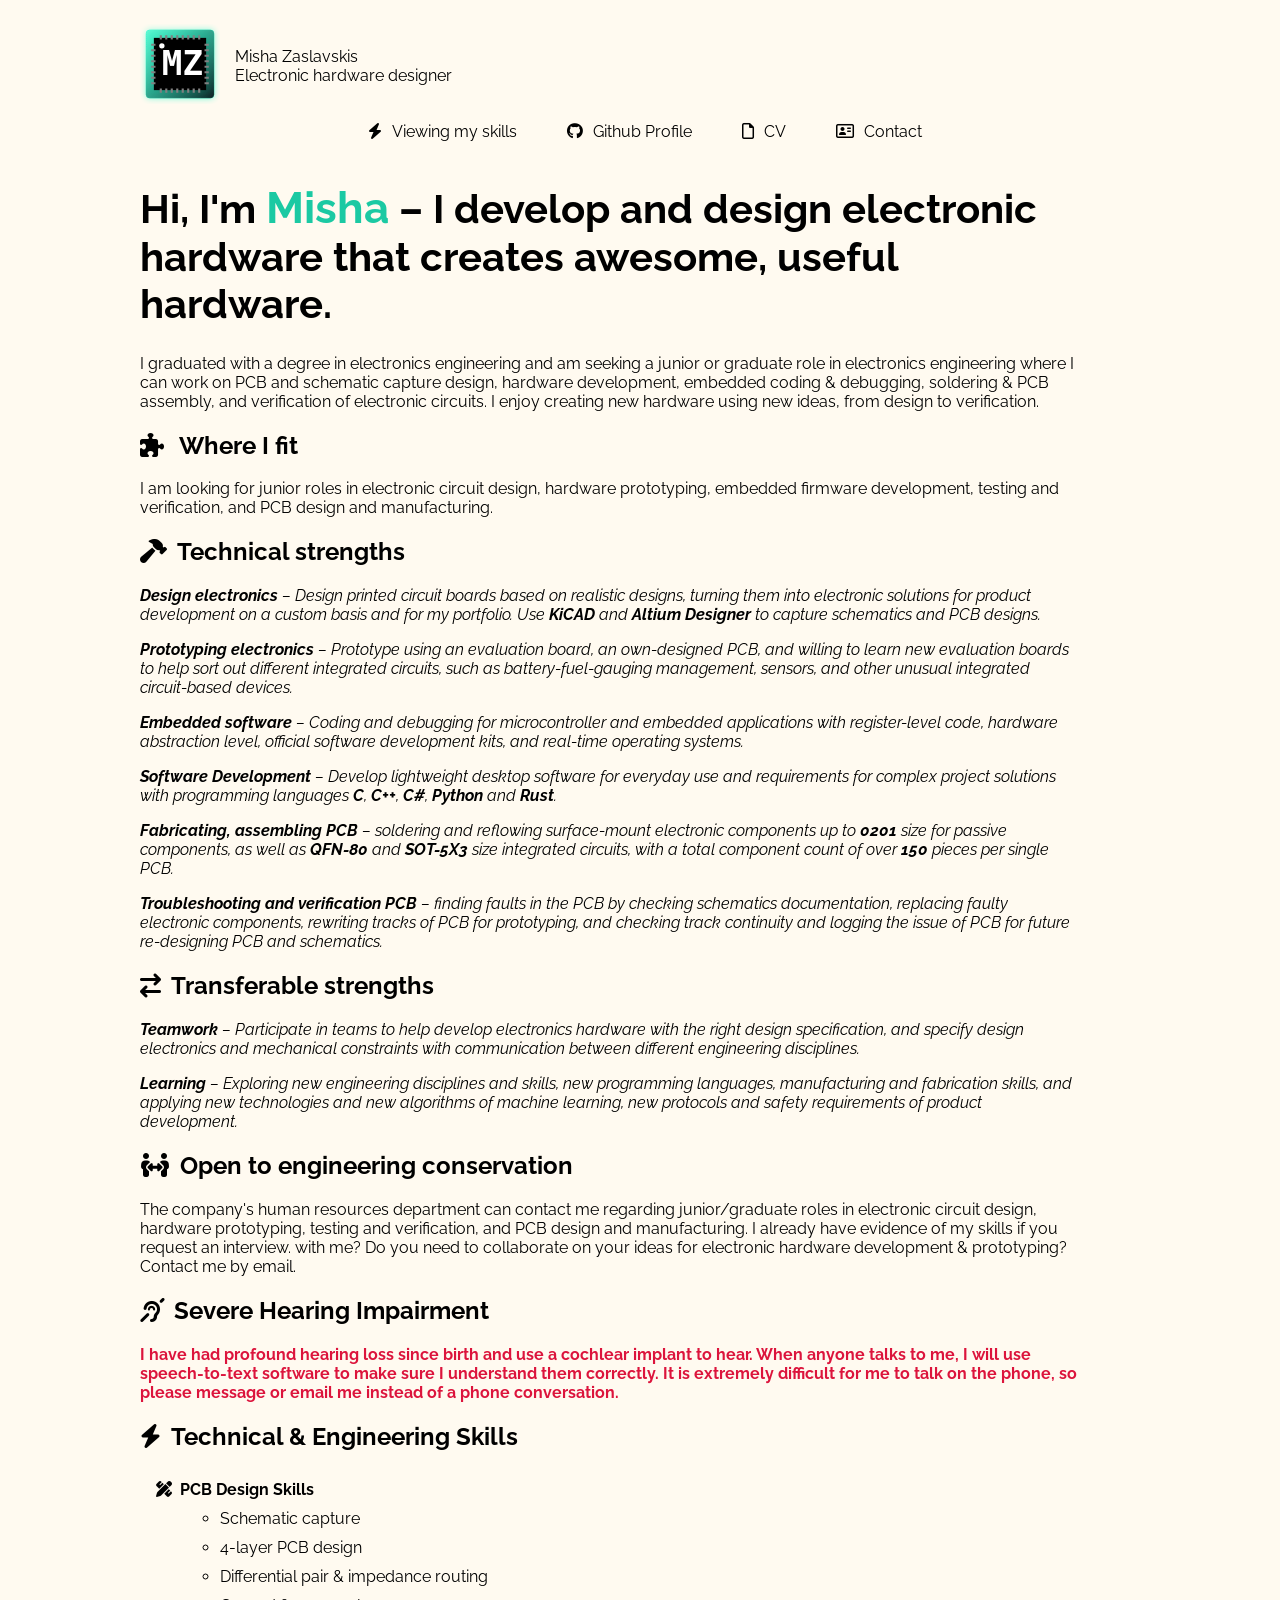
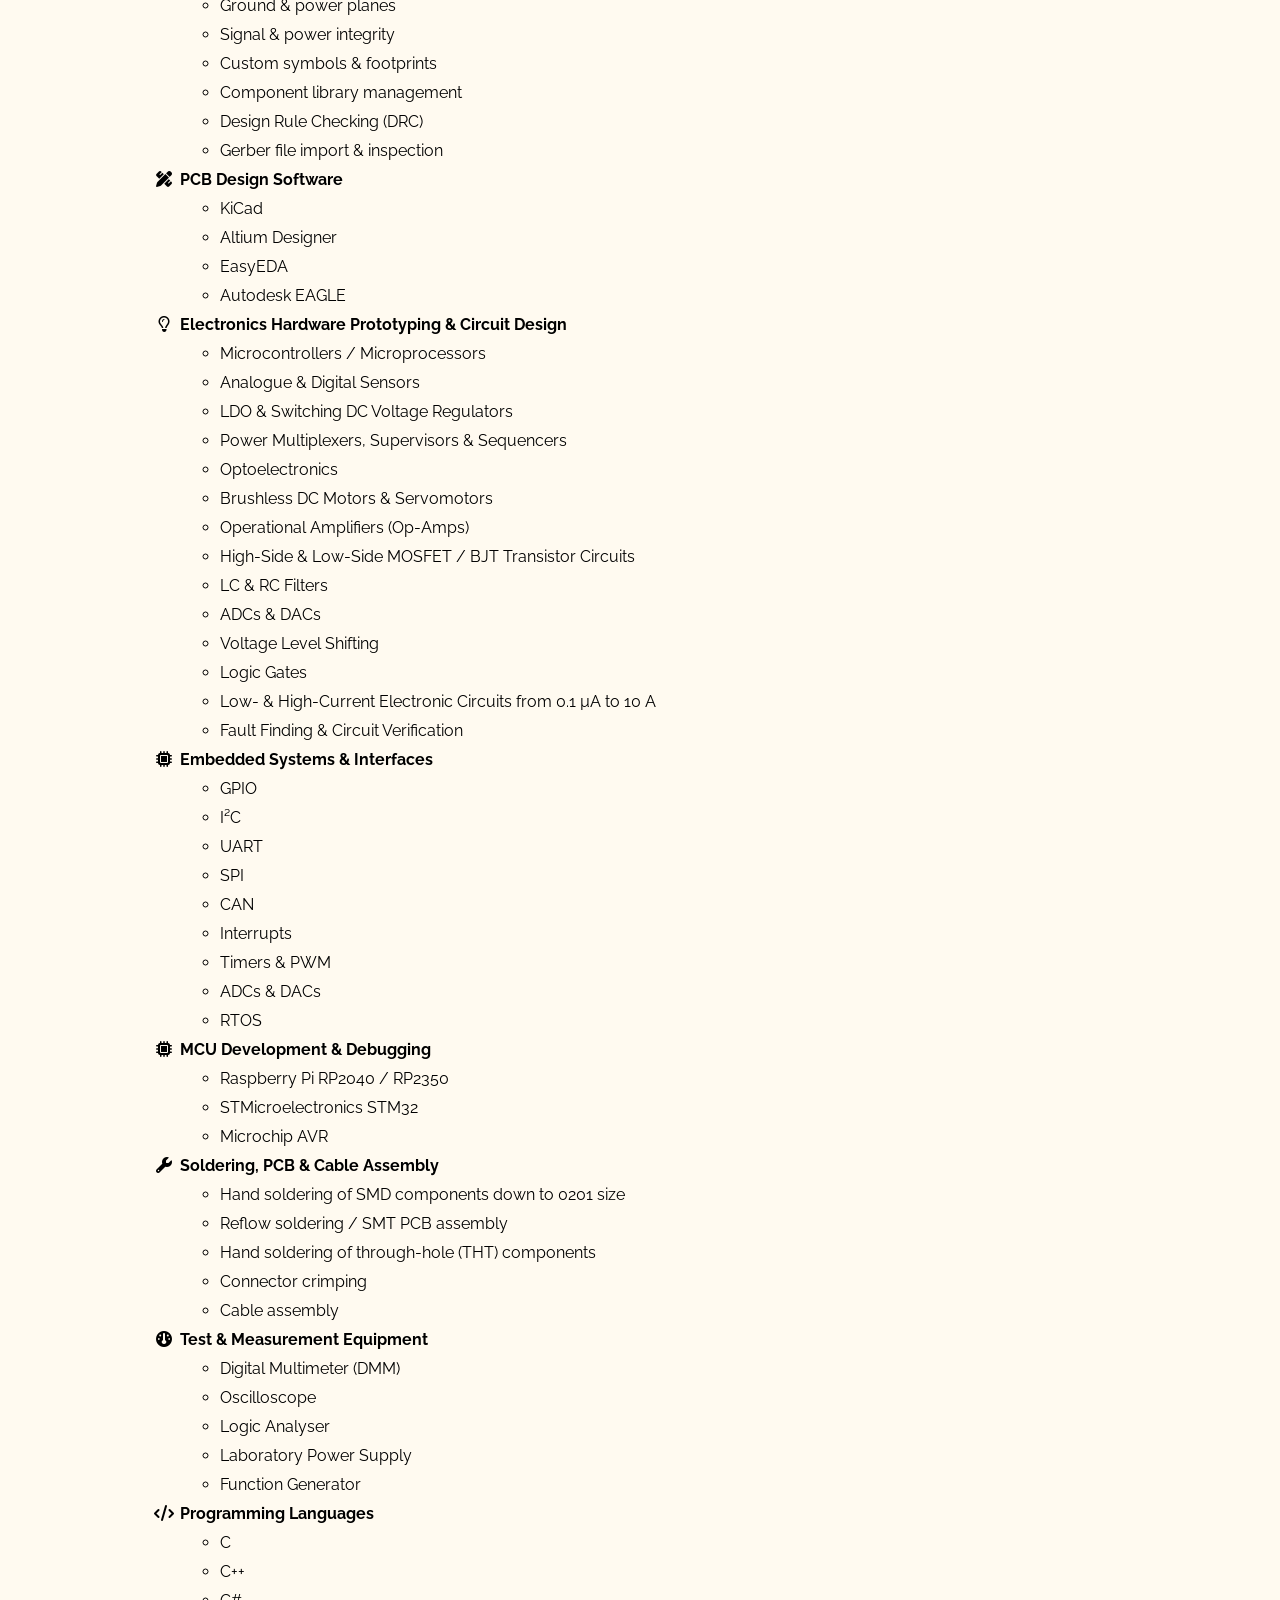
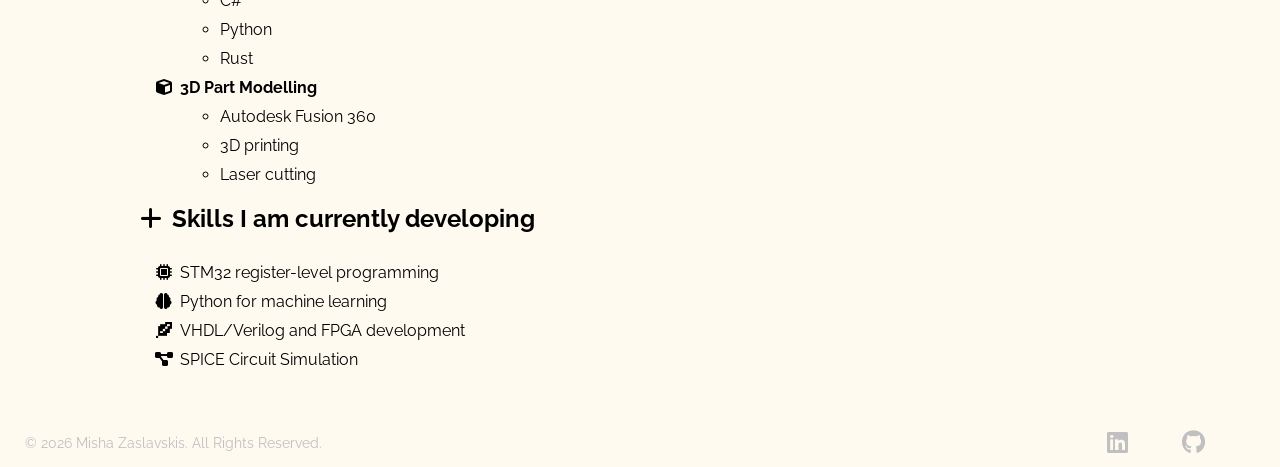
<file: index.html>
<!DOCTYPE html>
<html lang="en">

<head>
  <meta charset="UTF-8">
  <meta name="viewport" content="width=device-width, initial-scale=1.0">
  <title>Misha Zaslavskis</title>
  <!-- Google Fonts CDN -->
  <link rel="preconnect" href="https://fonts.googleapis.com">
  <link rel="preconnect" href="https://fonts.gstatic.com" crossorigin>
  <link
    href="https://fonts.googleapis.com/css2?family=Montserrat:ital,wght@0,100..900;1,100..900&family=Raleway:ital,wght@0,100..900;1,100..900&display=swap"
    rel="stylesheet">
  <!-- Font Awesome CDN -->
  <link rel="stylesheet" href="https://cdnjs.cloudflare.com/ajax/libs/font-awesome/6.5.0/css/all.min.css">
  <link rel="stylesheet" href="style.css">
</head>

<body>
  <div class="page">
    <header class="mz_header">
      <a href="index.html"><img src="MZProfileIconVariant1.svg" role="img" class="mzlogo"
          alt="Logo of Mihail Zaslavskis" /></a>
      <div class="mztext">
        <p>Misha Zaslavskis</p>
        <p>Electronic hardware designer</p>
      </div>
    </header>
    <nav>
      <ul>
        <li><a href="index.html#skills"><i class="fa-solid fa-bolt"></i>Viewing my skills</a></li>
        <li><a href="https://github.com/misha-dig"><i class="fab fa-github"></i>Github Profile</a></li>
        <li><a href="CVMihailsZaslavskis.html"><i class="fa-regular fa-file"></i>CV</a></li>
        <li><a href="mailto:mihailszaslavskis@gmail.com"><i class="fa-regular fa-address-card"></i>Contact</a></li>
      </ul>
    </nav>
    <main>
      <h1>Hi, I'm <strong>Misha</strong> &ndash; I develop and design electronic hardware that creates awesome, useful
        hardware.</h1>
      <p>I graduated with a degree in electronics engineering and am seeking a junior or graduate role in electronics
        engineering where I can work on PCB and schematic capture design, hardware development, embedded coding &
        debugging, soldering & PCB assembly, and verification of electronic circuits. I enjoy creating new hardware
        using new ideas, from design to verification.</p>
      <h2><i class="fa-solid fa-puzzle-piece"></i> Where I fit</h2>
      <p>I am looking for junior roles in electronic circuit design, hardware prototyping, embedded firmware
        development, testing and verification, and PCB design and manufacturing.</p>
      <h2><i class="fa-solid fa-hammer"></i>Technical strengths</h2>
      <i>
        <p><strong>Design electronics</strong> &ndash; Design printed circuit boards based on realistic designs, turning
          them
          into electronic
          solutions for product development on a custom basis and for my portfolio. Use <b>KiCAD</b> and <b>Altium
            Designer</b> to
          capture schematics and PCB designs.</p>
        <p><strong>Prototyping electronics</strong> &ndash; Prototype using an evaluation board, an own-designed PCB,
          and
          willing to learn new
          evaluation boards to help sort out different integrated circuits, such as battery-fuel-gauging management,
          sensors, and other unusual integrated circuit-based devices.</p>
        <p><strong>Embedded software</strong> &ndash; Coding and debugging for microcontroller and embedded applications
          with
          register-level
          code, hardware abstraction level, official software development kits, and real-time operating systems.</p>
        <p><strong>Software Development</strong> &ndash; Develop lightweight desktop software for everyday use and
          requirements
          for complex
          project solutions with programming languages <b>C</b>, <b>C++</b>, <b>C#</b>, <b>Python</b> and <b>Rust</b>.
        </p>
        <p><strong>Fabricating, assembling PCB</strong> &ndash; soldering and reflowing surface-mount electronic
          components up
          to <b>0201</b> size for
          passive components, as well as <b>QFN-80</b> and <b>SOT-5X3</b> size integrated circuits, with a total
          component
          count of over
          <b>150</b> pieces per single PCB.
        </p>
        <p><strong>Troubleshooting and verification PCB</strong> &ndash; finding faults in the PCB by checking
          schematics
          documentation,
          replacing faulty electronic components, rewriting tracks of PCB for prototyping, and checking track continuity
          and logging the issue of PCB for future re-designing PCB and schematics.</p>
      </i>
      <h2><i class="fa-solid fa-arrow-right-arrow-left"></i>Transferable strengths</h2>
      <i>
        <p><strong>Teamwork</strong> &ndash; Participate in teams to help develop electronics hardware with the right
          design
          specification, and
          specify design electronics and mechanical constraints with communication between different engineering
          disciplines.</p>
        <p><strong>Learning</strong> &ndash; Exploring new engineering disciplines and skills, new programming
          languages,
          manufacturing and
          fabrication skills, and applying new technologies and new algorithms of machine learning, new protocols and
          safety requirements of product development.</p>
      </i>

      <h2><i class="fa-solid fa-people-arrows"></i>Open to engineering conservation</h2>
      <p>The company's human resources department can contact me regarding junior/graduate roles in electronic circuit
        design,
        hardware prototyping, testing and verification, and PCB design and manufacturing. I already have evidence of my
        skills if you request an interview. with me? Do you need to collaborate on your ideas for electronic hardware
        development & prototyping? Contact me by email.</p>
      <h2><i class="fa-solid fa-ear-deaf"></i>Severe Hearing Impairment</h2>
      <p style="color:Crimson;"><b>I have had profound hearing loss since birth and use a cochlear implant to hear. When
          anyone talks to me, I
          will use speech-to-text software to make sure I understand them correctly. It is extremely difficult for me to
          talk on the phone, so please message or email me instead of a phone conversation.</b></p>
      <div class="skillset" id="skills">
        <h2><i class="fa-solid fa-bolt"></i>Technical & Engineering Skills</h2>
        <ul class="fa-ul">
          <li>
            <span class="fa-li"><i class="fa-solid fa-pen-ruler"></i></span><strong>PCB Design Skills</strong>
            <ul>
              <li>Schematic capture</li>
              <li>4-layer PCB design</li>
              <li>Differential pair &amp; impedance routing</li>
              <li>Ground &amp; power planes</li>
              <li>Signal &amp; power integrity</li>
              <li>Custom symbols &amp; footprints</li>
              <li>Component library management</li>
              <li>Design Rule Checking (DRC)</li>
              <li>Gerber file import &amp; inspection</li>
            </ul>
          </li>

          <li>
            <span class="fa-li"><i class="fa-solid fa-pen-ruler"></i></span><strong>PCB Design Software</strong>
            <ul>
              <li>KiCad</li>
              <li>Altium Designer</li>
              <li>EasyEDA</li>
              <li>Autodesk EAGLE</li>
            </ul>
          </li>

          <li>
            <span class="fa-li"><i class="fa-regular fa-lightbulb"></i></span><strong>Electronics Hardware Prototyping
              &amp;
              Circuit Design</strong>
            <ul>
              <li>Microcontrollers / Microprocessors</li>
              <li>Analogue &amp; Digital Sensors</li>
              <li>LDO &amp; Switching DC Voltage Regulators</li>
              <li>Power Multiplexers, Supervisors &amp; Sequencers</li>
              <li>Optoelectronics</li>
              <li>Brushless DC Motors &amp; Servomotors</li>
              <li>Operational Amplifiers (Op-Amps)</li>
              <li>High-Side &amp; Low-Side MOSFET / BJT Transistor Circuits</li>
              <li>LC &amp; RC Filters</li>
              <li>ADCs &amp; DACs</li>
              <li>Voltage Level Shifting</li>
              <li>Logic Gates</li>
              <li>Low- &amp; High-Current Electronic Circuits from 0.1 &micro;A to 10 A</li>
              <li>Fault Finding &amp; Circuit Verification</li>
            </ul>
          </li>

          <li>
            <span class="fa-li"><i class="fa-solid fa-microchip"></i></span><strong>Embedded Systems &amp;
              Interfaces</strong>
            <ul>
              <li>GPIO</li>
              <li>I&sup2;C</li>
              <li>UART</li>
              <li>SPI</li>
              <li>CAN</li>
              <li>Interrupts</li>
              <li>Timers &amp; PWM</li>
              <li>ADCs &amp; DACs</li>
              <li>RTOS</li>
            </ul>
          </li>

          <li>
            <span class="fa-li"><i class="fa-solid fa-microchip"></i></span><strong>MCU Development &amp;
              Debugging</strong>
            <ul>
              <li>Raspberry Pi RP2040 / RP2350</li>
              <li>STMicroelectronics STM32</li>
              <li>Microchip AVR</li>
            </ul>
          </li>

          <li>
            <span class="fa-li"><i class="fa-solid fa-wrench"></i></span><strong>Soldering, PCB &amp; Cable
              Assembly</strong>
            <ul>
              <li>Hand soldering of SMD components down to 0201 size</li>
              <li>Reflow soldering / SMT PCB assembly</li>
              <li>Hand soldering of through-hole (THT) components</li>
              <li>Connector crimping</li>
              <li>Cable assembly</li>
            </ul>
          </li>

          <li>
            <span class="fa-li"><i class="fa-solid fa-gauge"></i></span><strong>Test &amp; Measurement
              Equipment</strong>
            <ul>
              <li>Digital Multimeter (DMM)</li>
              <li>Oscilloscope</li>
              <li>Logic Analyser</li>
              <li>Laboratory Power Supply</li>
              <li>Function Generator</li>
            </ul>
          </li>

          <li>
            <span class="fa-li"><i class="fa-solid fa-code"></i></span><strong>Programming Languages</strong>
            <ul>
              <li>C</li>
              <li>C++</li>
              <li>C#</li>
              <li>Python</li>
              <li>Rust</li>
            </ul>
          </li>

          <li>
            <span class="fa-li"><i class="fa-solid fa-cube"></i></span><strong>3D Part Modelling</strong>
            <ul>
              <li>Autodesk Fusion 360</li>
              <li>3D printing</li>
              <li>Laser cutting</li>
            </ul>
          </li>
        </ul>
      </div>
      <div class="newskills">
        <h2><i class="fa-solid fa-plus"></i>Skills I am currently developing</h2>
        <ul class="fa-ul">
          <li><span class="fa-li"><i class="fa-solid fa-microchip"></i></span>STM32 register-level programming</li>
          <li><span class="fa-li"><i class="fa-solid fa-brain"></i></span>Python for machine learning</li>
          <li><span class="fa-li"><i class="fa-brands fa-mintbit"></i></span>VHDL/Verilog and FPGA development</li>
          <li><span class="fa-li"><i class="fa-solid fa-diagram-project"></i></span>SPICE Circuit Simulation</li>
        </ul>
      </div>
    </main>
  </div>

  <footer>
    <div class="left">&copy; 2026 Misha Zaslavskis. All Rights Reserved.</div>
    <div class="right">
      <a href="https://www.linkedin.com/in/mihails-zaslavskis/" target="_blank"><i
          class="fab fa-linkedin fa-xl"></i></a>
      <a href="https://github.com/misha-dig" target="_blank"><i class="fab fa-github fa-xl"></i></a>
    </div>
  </footer>
</body>

</html>
</file>
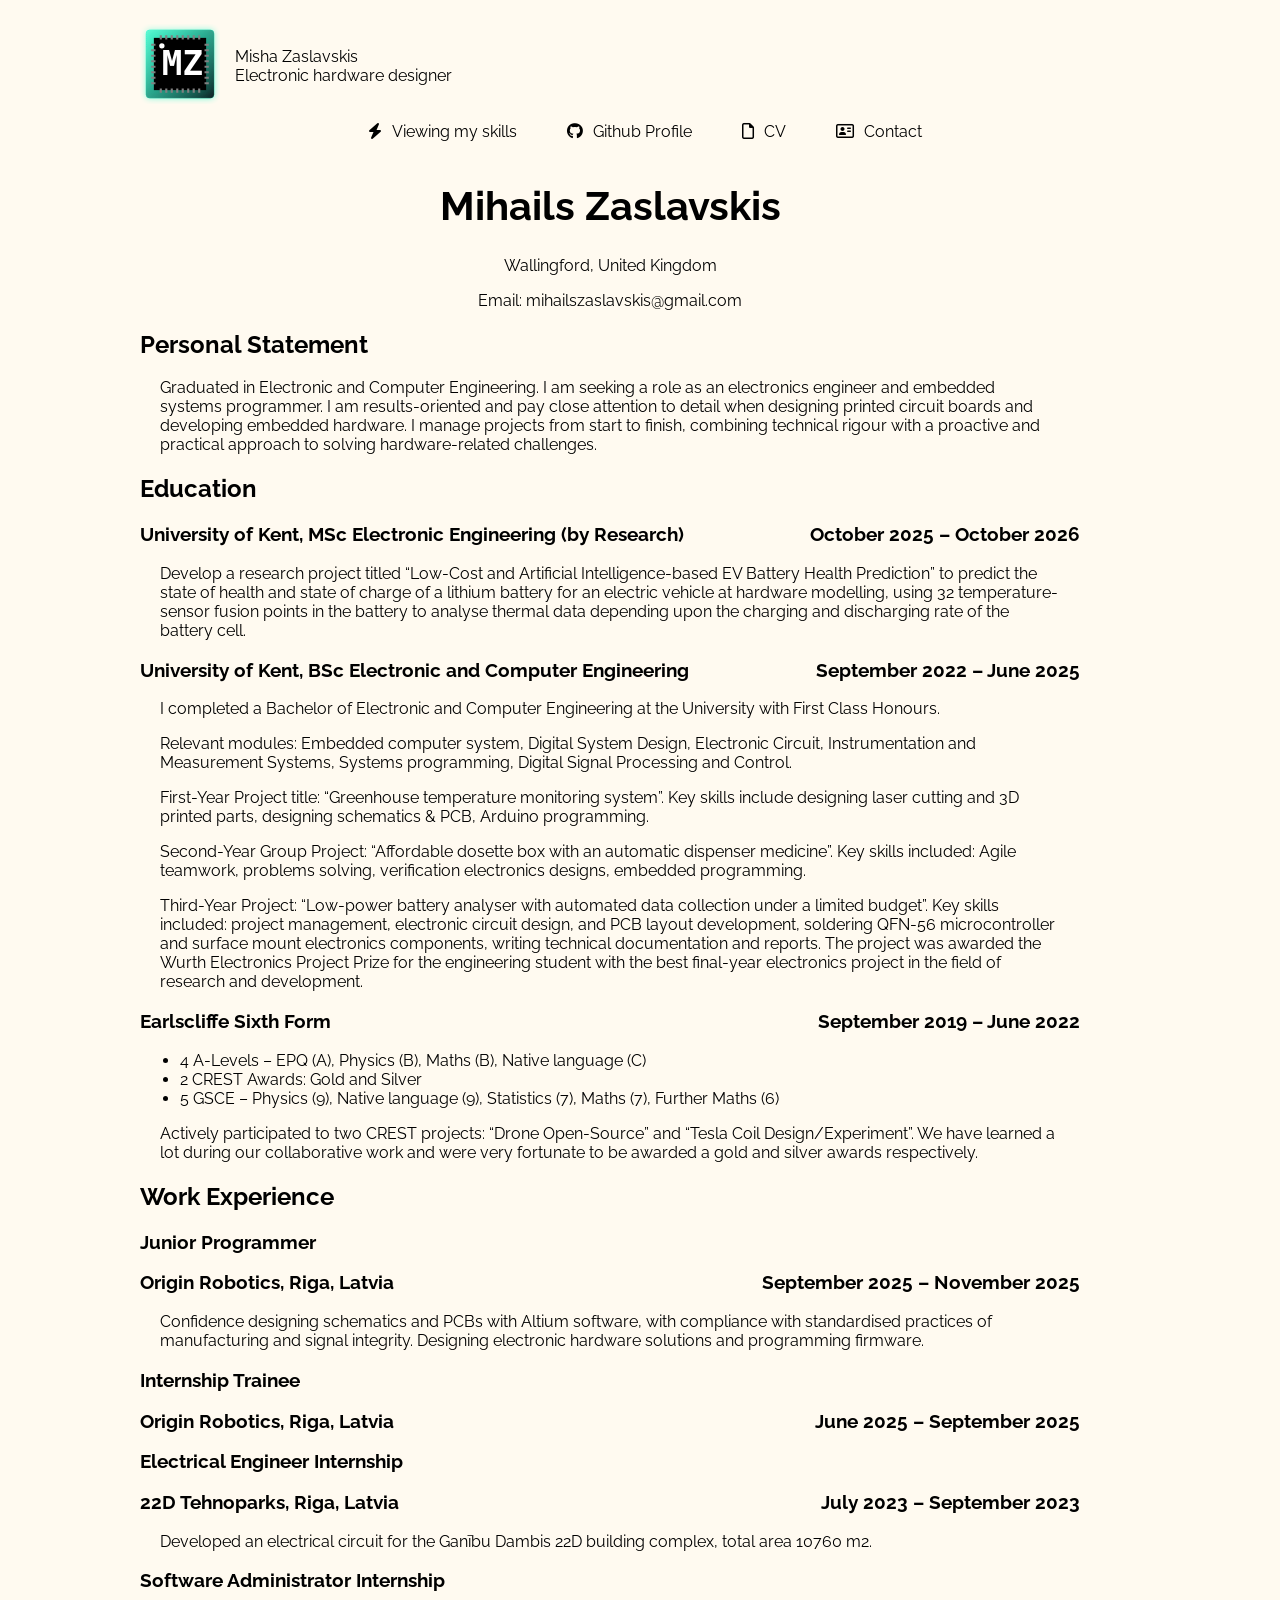
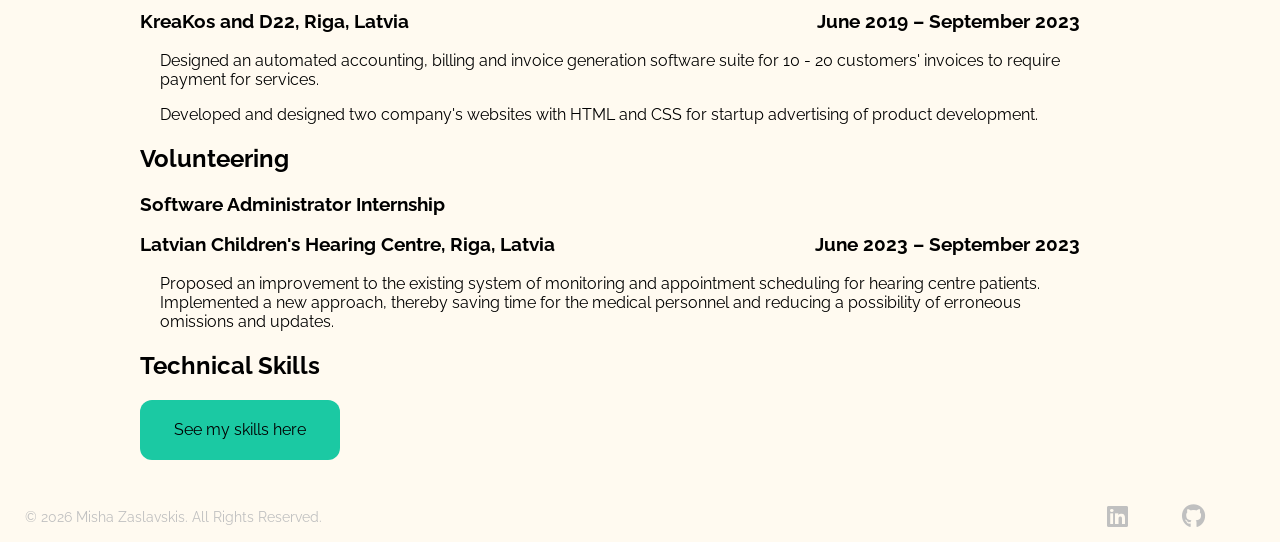
<file: CVMihailsZaslavskis.html>
<!DOCTYPE html>
<html lang="en">

<head>
  <meta charset="UTF-8">
  <meta name="viewport" content="width=device-width, initial-scale=1.0">
  <title>Mihails Zaslavskis CV</title>
  <!-- Google Fonts CDN -->
  <link rel="preconnect" href="https://fonts.googleapis.com">
  <link rel="preconnect" href="https://fonts.gstatic.com" crossorigin>
  <link
    href="https://fonts.googleapis.com/css2?family=Montserrat:ital,wght@0,100..900;1,100..900&family=Raleway:ital,wght@0,100..900;1,100..900&display=swap"
    rel="stylesheet">
  <!-- Font Awesome CDN -->
  <link rel="stylesheet" href="https://cdnjs.cloudflare.com/ajax/libs/font-awesome/6.5.0/css/all.min.css">
  <link rel="stylesheet" href="style.css">
</head>

<body>
  <div class="page">
    <header class="mz_header">
      <a href="index.html"><img src="MZProfileIconVariant1.svg" role="img" class="mzlogo"
          alt="Logo of Mihail Zaslavskis" /></a>
      <div class="mztext">
        <p>Misha Zaslavskis</p>
        <p>Electronic hardware designer</p>
      </div>
    </header>
    <nav>
      <ul>
        <li><a href="index.html#skills"><i class="fa-solid fa-bolt"></i>Viewing my skills</a></li>
        <li><a href="https://github.com/misha-dig"><i class="fab fa-github"></i>Github Profile</a></li>
        <li><a href="CVMihailsZaslavskis.html"><i class="fa-regular fa-file"></i>CV</a></li>
        <li><a href="mailto:mihailszaslavskis@gmail.com"><i class="fa-regular fa-address-card"></i>Contact</a></li>
      </ul>
    </nav>
    <main class="CV">
      <h1>Mihails Zaslavskis</h1>
      <p class="contactdetail">Wallingford, United Kingdom</p>
      <p class="contactdetail">Email: mihailszaslavskis@gmail.com</p>
      <h2>Personal Statement</h2>
      <p class="description">Graduated in Electronic and Computer Engineering. I am seeking a role as an electronics
        engineer and
        embedded systems programmer. I am results-oriented and pay close attention to detail when designing
        printed circuit boards and developing embedded hardware. I manage projects from start to finish,
        combining technical rigour with a proactive and practical approach to solving hardware-related
        challenges.</p>

      <h2 class="EducationSection">Education</h2>
      <h3 class="CVCareersDate"><span>University of Kent, MSc Electronic Engineering (by Research)</span><span>October
          2025 &ndash; October 2026</span></h3>
      <p class="description">Develop a research project titled “Low-Cost and Artificial Intelligence-based EV Battery
        Health
        Prediction” to predict the state of health and state of charge of a lithium battery for an electric vehicle at
        hardware modelling, using 32 temperature-sensor fusion points in the battery to analyse thermal data
        depending upon the charging and discharging rate of the battery cell.</p>
      <h3 class="CVCareersDate"><span>University of Kent, BSc Electronic and Computer Engineering</span><span>September
          2022 &ndash; June 2025</span></h3>
      <p class="description">I completed a Bachelor of Electronic and Computer Engineering at the University with First
        Class
        Honours.</p>
      <p class="description">Relevant modules: Embedded computer system, Digital System Design, Electronic Circuit,
        Instrumentation and Measurement Systems, Systems programming, Digital Signal Processing and
        Control.</p>
      <p class="description">First-Year Project title: “Greenhouse temperature monitoring system”. Key skills include
        designing laser
        cutting and 3D printed parts, designing schematics & PCB, Arduino programming.</p>
      <p class="description">Second-Year Group Project: “Affordable dosette box with an automatic dispenser medicine”.
        Key skills
        included: Agile teamwork, problems solving, verification electronics designs, embedded programming.</p>
      <p class="description">
        Third-Year Project: “Low-power battery analyser with automated data collection under a limited budget”.
        Key skills included: project management, electronic circuit design, and PCB layout development,
        soldering QFN-56 microcontroller and surface mount electronics components, writing technical
        documentation and reports. The project was awarded the Wurth Electronics Project Prize for the
        engineering student with the best final-year electronics project in the field of research and development.
      </p>
      <h3 class="CVCareersDate"><span>Earlscliffe Sixth Form</span><span>September 2019 &ndash; June 2022</span></h3>
      <ul>
        <li>4 A-Levels &ndash; EPQ (A), Physics (B), Maths (B), Native language (C)</li>
        <li>2 CREST Awards: Gold and Silver</li>
        <li>5 GSCE &ndash; Physics (9), Native language (9), Statistics (7), Maths (7), Further Maths (6)</li>
      </ul>
      <p class="description">Actively participated to two CREST projects: “Drone Open-Source” and “Tesla Coil
        Design/Experiment”.
        We have learned a lot during our collaborative work and were very fortunate to be awarded a gold and
        silver awards respectively.</p>
      <h2>Work Experience</h2>
      <h3>Junior Programmer</h3>
      <h3 class="CVCareersDate"><span>Origin Robotics, Riga, Latvia</span><span>September 2025 &ndash; November
          2025</span></h3>
      <p class="description">Confidence designing schematics and PCBs with Altium software, with compliance with
        standardised practices of
        manufacturing and signal integrity. Designing electronic hardware solutions and programming firmware.</p>
      <h3>Internship Trainee</h3>
      <h3 class="CVCareersDate"><span>Origin Robotics, Riga, Latvia</span><span>June 2025 &ndash; September
          2025</span></h3>

      <h3>Electrical Engineer Internship</h3>
      <h3 class="CVCareersDate"><span>22D Tehnoparks, Riga, Latvia</span><span>July 2023 &ndash; September 2023</span>
      </h3>
      <p class="description">Developed an electrical circuit for the Ganību Dambis 22D building complex, total area
        10760 m2.</p>
      <h3>Software Administrator Internship</h3>
      <h3 class="CVCareersDate"><span>KreaKos and D22, Riga, Latvia</span><span>June 2019 &ndash; September 2023</span></h3>
      <p class="description">Designed an automated accounting, billing and invoice generation software suite for 10 - 20
        customers' invoices
        to require payment for services.</p>
      <p class="description">Developed and designed two company's websites with HTML and CSS for startup advertising of
        product development.
      </p>
      <h2>Volunteering</h2>
      <h3>Software Administrator Internship</h3>
      <h3 class="CVCareersDate"><span>Latvian Children's Hearing Centre, Riga, Latvia</span><span>June 2023 &ndash;
          September 2023</span></h3>
      <p class="description">Proposed an improvement to the existing system of monitoring and appointment scheduling
        for hearing centre patients. Implemented a new approach, thereby saving time for the
        medical personnel and reducing a possibility of erroneous omissions and updates.</p>

      <h2>Technical Skills</h2>
      <a href="index.html#skills" class="tapskills">See my skills here</a>
    </main>
  </div>

  <footer>
    <div class="left">&copy; 2026 Misha Zaslavskis. All Rights Reserved.</div>
    <div class="right">
      <a href="https://www.linkedin.com/in/mihails-zaslavskis/" target="_blank"><i
          class="fab fa-linkedin fa-xl"></i></a>
      <a href="https://github.com/misha-dig" target="_blank"><i class="fab fa-github fa-xl"></i></a>
    </div>
  </footer>
</body>

</html>
</file>
<file: style.css>
body {
    background: #FFFAF0;
    color: #000000;
    margin: 0px auto;


    font-family: "Raleway", sans-serif;
    font-optical-sizing: auto;
    font-weight: 400;
    font-style: normal;

    min-height: 100vh;
    -webkit-font-smoothing: antialiased;
    -moz-osx-font-smoothing: grayscale;
}

/* Main page section */
.page {
    min-width: 800px;
    max-width: 1000px;
    margin: 0 auto;
    padding: 1.5em 0em 2em;
}

main {
    margin-right: 60px;
}

main h1 {
    font-size: 2.5em;
}

main h1 strong {
    color: #1bc9a3;
    font-size: 1.1em;
}
main h2 i {
    padding-right: 10px;
}
.skillset li {
    margin-bottom: 10px;
}
.skillset ul {
    padding-top: 10px;
}
.newskills li {
    margin-bottom: 10px;
}
.newskills ul {
    padding-top: 10px;
}
/* CV Resume section */
.CV h1 {
    text-align: center;
}
.CV .contactdetail {
    text-align: center;
}
.CV .CVCareersDate {
    display: flex;
    justify-content: space-between;
    align-items: center;
}
.CV a {
    width: 200px;
    height: 60px;
    border-radius: 12px;
    background-color: #1bc9a3;
    cursor: pointer;
    display: flex;
    justify-content: center;
    align-items: center;
    text-decoration: none;
    transition: all 0.2s ease;
    color: black;
}
.CV a:hover {
    text-decoration: none;
    font-weight: bold;
    color: #F0F8FF;

    text-decoration-thickness: 2px;
    text-underline-offset: 4px;
    text-shadow: 2px 2px 4px rgba(0, 0, 0, 0.3);
    animation: glow-pulse 2s infinite alternate;
}

@keyframes glow-pulse {
    from {
        box-shadow: 0 0 5px #1bc9a3,
                    0 0 10px #1bc9a3;
    }

    to {
        box-shadow: 0 0 15px #1bc9a3,
                    0 0 35px #1bc9a3;
    }
}
.CV .description {
    padding: 0px 20px;
}
/* Navigation menu section */
nav ul {
    list-style-type: none;
    margin: 0;
    padding: 0;
    display: flex;
    justify-content: center;
}

nav ul li a {
    display: inline-block;
    padding: 14px 20px;
    text-decoration: none;
    transition: all 0.2s ease;
    color: black;
}

nav ul li a i {
    padding: 0px 10px;
}

nav ul li a:hover {
    color: #1bc9a3;
    text-decoration: none;
    font-weight: bold;

    text-decoration-thickness: 2px;
    text-underline-offset: 4px;
    text-shadow: 2px 2px 4px rgba(0, 0, 0, 0.3);
}

/* Footer section */
footer {
    left: 0;
    bottom: 0;
    font-size: 0.9rem;
    color: silver;
    display: flex;
    justify-content: space-between;
    align-items: center;
    height: 50px;
}

footer a {
    color: silver;
    padding: 0 25px;
    font-size: 16px;
}

footer .right {
    padding: 0 50px;
}

footer .left {
    padding: 0 25px;
}

/* Logo and label section */
.mz_header {
    display: flex;
    align-items: center;
    gap: 15px;
}

.mz_header .mzlogo {
    width: 80px;
    height: 80px;
    object-fit: cover;
    border-radius: 8px;
}

.mztext {
    flex: 1;
}

.mztext p {
    margin: 0;
}
</file>
